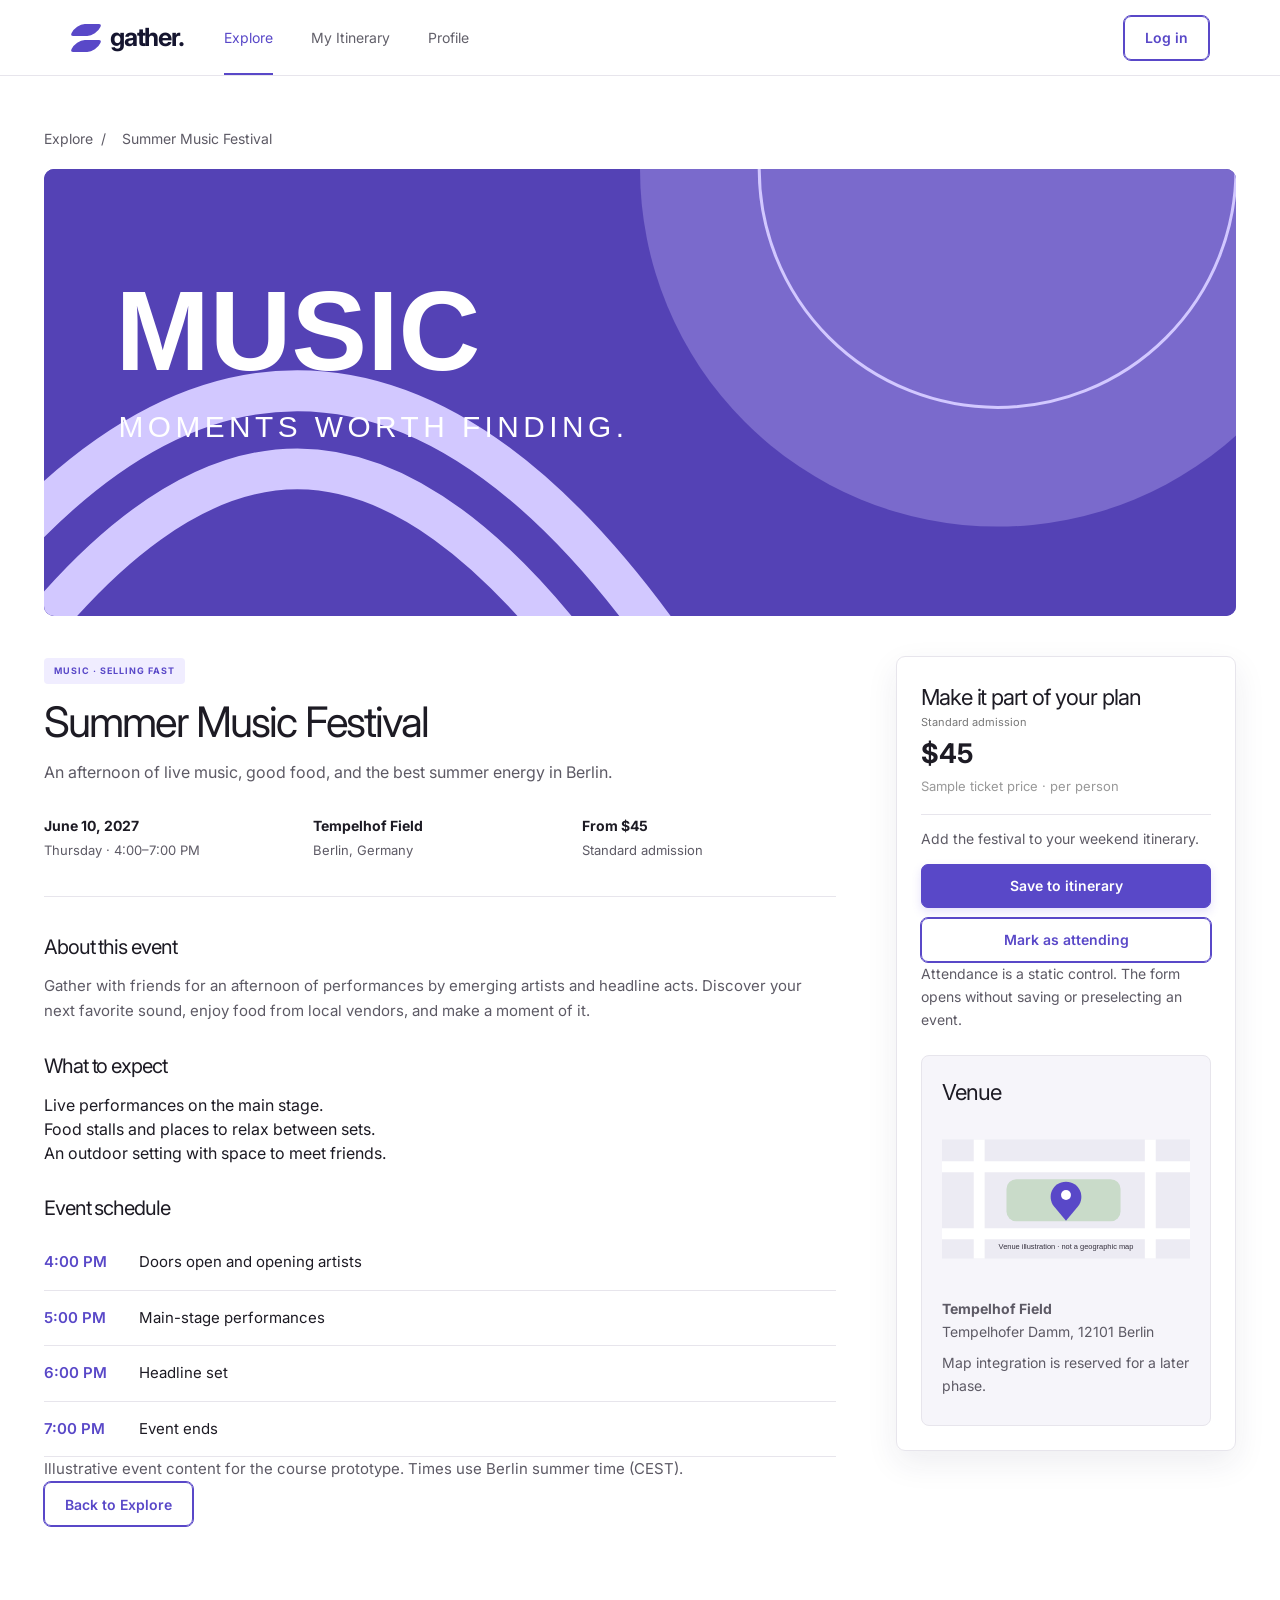
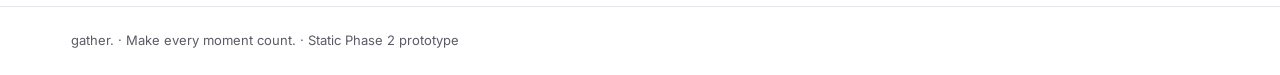
<file: frontend/event-details.html>
<!doctype html>
<html lang="en">
<head>
  <meta charset="UTF-8">
  <meta name="viewport" content="width=device-width, initial-scale=1.0">
  <meta name="description" content="Discover Berlin events and plan a weekend with gather.">
  <title>Summer Music Festival — gather.</title>
  <link rel="icon" href="public/favicon.svg" type="image/svg+xml">
  <!-- Existing compiled Tailwind stylesheet supplied by the team. -->
  <link rel="stylesheet" href="styles.css">
  <!-- Page-scoped additions: no overwrite of the shared stylesheet. -->
  <link rel="stylesheet" href="styles/explore-details.css">
</head>
<body class="explore-details">
  <a class="skip-link" href="#main-content">Skip to main content</a>
  <div class="screen">
<!-- Shared visual language: reuse the team's existing header and button classes. -->
<header class="header flex items-center">
  <a class="logo-button" href="index.html" aria-label="gather. home">
    <span class="logo"><span class="logo-mark" aria-hidden="true"><i></i><b></b></span><strong>gather.</strong></span>
  </a>
  <nav aria-label="Primary navigation">
    <a class="active" href="explore.html" >Explore</a>
    <a href="itinerary.html">My Itinerary</a>
    <a href="profile.html">Profile</a>
  </nav>
  <div class="head-actions flex items-center"><a class="btn outline inline-flex items-center justify-center" href="login.html">Log in</a></div>
</header>
  <main id="main-content" class="details-page">
    <nav class="breadcrumbs" aria-label="Breadcrumb"><a href="explore.html">Explore</a><span aria-hidden="true">/</span><span aria-current="page">Summer Music Festival</span></nav>
    <div class="details-hero"><img src="public/explore/event-0.svg" alt="Music poster for Gather Berlin 2027" width="800" height="500"></div>
    <div class="details-grid">
      <article class="details-content">
        <span class="pill">MUSIC · SELLING FAST</span>
        <h1>Summer Music Festival</h1>
        <p class="lead">An afternoon of live music, good food, and the best summer energy in Berlin.</p>
        <!-- Keep these values consistent with the team's itinerary page. -->
        <div class="meta-row">
          <div><span><b>June 10, 2027</b><small>Thursday · 4:00–7:00 PM</small></span></div>
          <div><span><b>Tempelhof Field</b><small>Berlin, Germany</small></span></div>
          <div><span><b>From $45</b><small>Standard admission</small></span></div>
        </div>
        <hr>
        <h2>About this event</h2>
        <p>Gather with friends for an afternoon of performances by emerging artists and headline acts. Discover your next favorite sound, enjoy food from local vendors, and make a moment of it.</p>
        <h2>What to expect</h2>
        <ul><li>Live performances on the main stage.</li><li>Food stalls and places to relax between sets.</li><li>An outdoor setting with space to meet friends.</li></ul>
        <h2>Event schedule</h2>
        <ol class="ed-agenda">
          <li><time datetime="2027-06-10T16:00:00+02:00">4:00 PM</time><span>Doors open and opening artists</span></li>
          <li><time datetime="2027-06-10T17:00:00+02:00">5:00 PM</time><span>Main-stage performances</span></li>
          <li><time datetime="2027-06-10T18:00:00+02:00">6:00 PM</time><span>Headline set</span></li>
          <li><time datetime="2027-06-10T19:00:00+02:00">7:00 PM</time><span>Event ends</span></li>
        </ol>
        <p class="ed-note">Illustrative event content for the course prototype. Times use Berlin summer time (CEST).</p>
        <a class="btn outline" href="explore.html">Back to Explore</a>
      </article>
      <aside class="booking" aria-labelledby="booking-heading">
        <h2 id="booking-heading">Make it part of your plan</h2>
        <div class="price"><span>Standard admission</span><b>$45</b><small>Sample ticket price · per person</small></div>
        <p>Add the festival to your weekend itinerary.</p>
        <a class="btn primary" href="itinerary-form.html">Save to itinerary</a>
        <button class="btn outline" type="button" aria-describedby="attend-note">Mark as attending</button>
        <p id="attend-note" class="ed-note">Attendance is a static control. The form opens without saving or preselecting an event.</p>
        <section class="ed-venue" aria-labelledby="venue-heading">
          <h2 id="venue-heading">Venue</h2>
          <img class="ed-map" src="public/explore/venue.svg" width="500" height="240" alt="Schematic venue marker, not a geographic map">
          <p><strong>Tempelhof Field</strong><br>Tempelhofer Damm, 12101 Berlin</p>
          <p class="ed-note">Map integration is reserved for a later phase.</p>
        </section>
      </aside>
    </div>
  </main>
    <footer class="ed-footer">gather. · Make every moment count. · Static Phase 2 prototype</footer>
  </div>
</body>
</html>
</file>
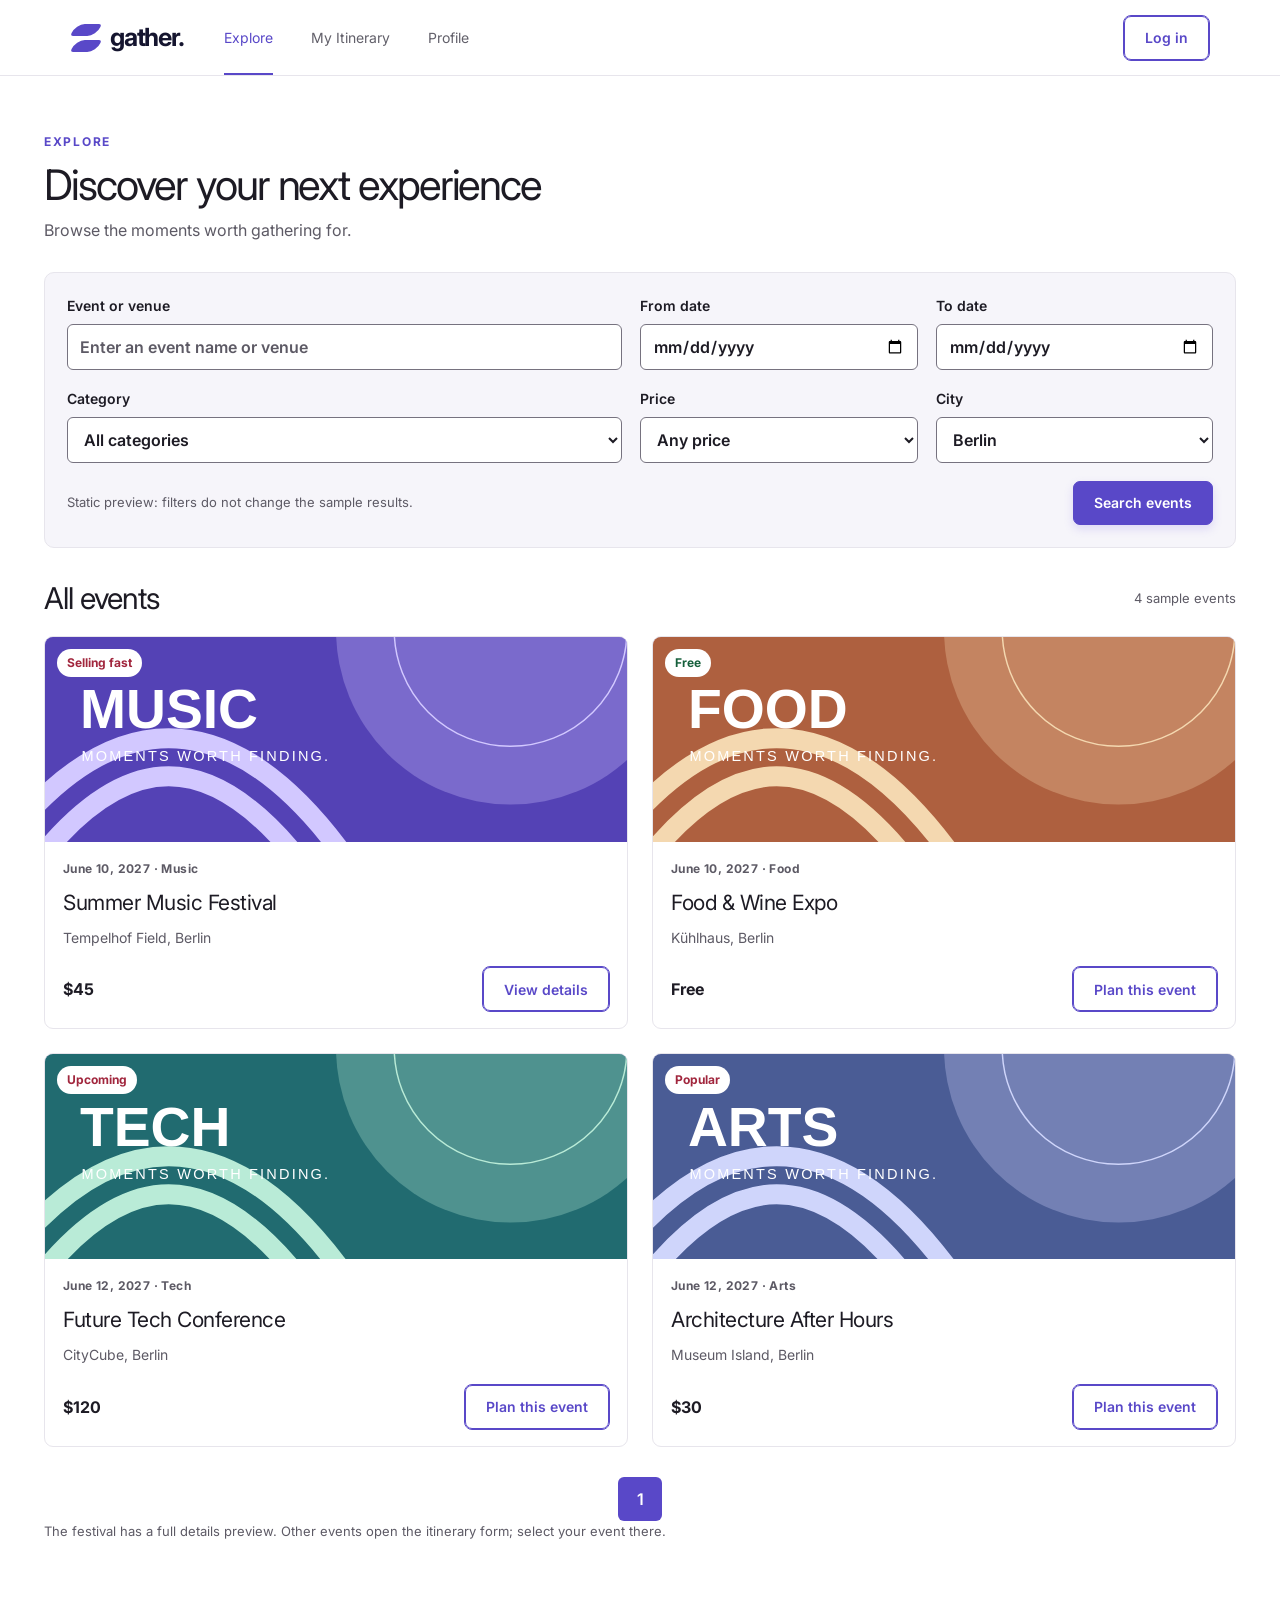
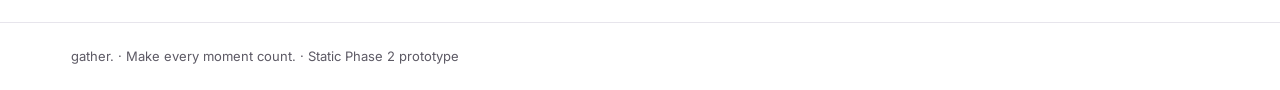
<file: frontend/explore.html>
<!doctype html>
<html lang="en">
  <head>
    <meta charset="UTF-8" />
    <meta name="viewport" content="width=device-width, initial-scale=1.0" />
    <meta
      name="description"
      content="Discover Berlin events and plan a weekend with gather."
    />

    <title>Explore events — gather.</title>

    <link rel="icon" href="public/favicon.svg" type="image/svg+xml" />
    <link rel="stylesheet" href="styles.css" />
    <link rel="stylesheet" href="styles/explore-details.css" />
  </head>

  <body class="explore-details">
    <a class="skip-link" href="#main-content"> Skip to main content </a>

    <div class="screen">
      <!-- Header -->
      <header class="header flex items-center">
        <a class="logo-button" href="index.html" aria-label="gather. home">
          <span class="logo">
            <span class="logo-mark" aria-hidden="true">
              <i></i>
              <b></b>
            </span>
            <strong>gather.</strong>
          </span>
        </a>

        <nav aria-label="Primary navigation">
          <a class="active" href="explore.html" aria-current="page">
            Explore
          </a>
          <a href="itinerary.html">My Itinerary</a>
          <a href="profile.html">Profile</a>
        </nav>

        <div class="head-actions flex items-center">
          <a
            class="btn outline inline-flex items-center justify-center"
            href="login.html"
          >
            Log in
          </a>
        </div>
      </header>

      <main id="main-content" class="explore-page">
        <!-- Page title -->
        <div class="explore-title ed-intro">
          <div>
            <span class="kicker">EXPLORE</span>
            <h1>Discover your next experience</h1>
            <p>Browse the moments worth gathering for.</p>
          </div>
        </div>

        <!-- Static search and filter interface -->
        <form
          class="ed-filter-panel"
          aria-label="Find events"
          aria-describedby="filter-note"
        >
          <div class="ed-filter-grid">
            <label class="ed-field ed-search" for="keyword">
              Event or venue
              <input
                id="keyword"
                name="keyword"
                type="search"
                placeholder="Enter an event name or venue"
              />
            </label>

            <label class="ed-field" for="start-date">
              From date
              <input id="start-date" name="start-date" type="date" />
            </label>

            <label class="ed-field" for="end-date">
              To date
              <input id="end-date" name="end-date" type="date" />
            </label>

            <label class="ed-field" for="category">
              Category
              <select id="category" name="category">
                <option>All categories</option>
                <option>Music</option>
                <option>Food</option>
                <option>Tech</option>
                <option>Arts</option>
                <option>Sports</option>
              </select>
            </label>

            <label class="ed-field" for="price">
              Price
              <select id="price" name="price">
                <option>Any price</option>
                <option>Free</option>
                <option>Paid</option>
              </select>
            </label>

            <label class="ed-field" for="city">
              City
              <select id="city" name="city">
                <option>Berlin</option>
                <option>All cities</option>
              </select>
            </label>
          </div>

          <div class="ed-filter-footer">
            <p id="filter-note" class="ed-note">
              Static preview: filters do not change the sample results.
            </p>

            <button class="btn primary" type="button">Search events</button>
          </div>
        </form>

        <!-- Event results -->
        <section aria-labelledby="results-heading">
          <div class="results-head">
            <h2 id="results-heading">All events</h2>
            <p class="ed-note">4 sample events</p>
          </div>

          <div class="ed-grid">
            <!-- Event 1 -->
            <article class="event-card">
              <div class="event-image">
                <img
                  src="public/explore/event-0.svg"
                  alt=""
                  width="800"
                  height="500"
                />
                <span class="badge">Selling fast</span>
              </div>

              <div class="event-info">
                <p class="eyebrow">June 10, 2027 · Music</p>
                <h2>Summer Music Festival</h2>
                <p>Tempelhof Field, Berlin</p>

                <div class="ed-card-bottom">
                  <strong>$45</strong>
                  <a class="btn outline" href="event-details.html">
                    View details
                  </a>
                </div>
              </div>
            </article>

            <!-- Event 2 -->
            <article class="event-card">
              <div class="event-image">
                <img
                  src="public/explore/event-1.svg"
                  alt=""
                  width="800"
                  height="500"
                />
                <span class="badge green">Free</span>
              </div>

              <div class="event-info">
                <p class="eyebrow">June 10, 2027 · Food</p>
                <h2>Food &amp; Wine Expo</h2>
                <p>Kühlhaus, Berlin</p>

                <div class="ed-card-bottom">
                  <strong>Free</strong>
                  <a class="btn outline" href="itinerary-form.html">
                    Plan this event
                  </a>
                </div>
              </div>
            </article>

            <!-- Event 3 -->
            <article class="event-card">
              <div class="event-image">
                <img
                  src="public/explore/event-2.svg"
                  alt=""
                  width="800"
                  height="500"
                />
                <span class="badge">Upcoming</span>
              </div>

              <div class="event-info">
                <p class="eyebrow">June 12, 2027 · Tech</p>
                <h2>Future Tech Conference</h2>
                <p>CityCube, Berlin</p>

                <div class="ed-card-bottom">
                  <strong>$120</strong>
                  <a class="btn outline" href="itinerary-form.html">
                    Plan this event
                  </a>
                </div>
              </div>
            </article>

            <!-- Event 4 -->
            <article class="event-card">
              <div class="event-image">
                <img
                  src="public/explore/event-3.svg"
                  alt=""
                  width="800"
                  height="500"
                />
                <span class="badge">Popular</span>
              </div>

              <div class="event-info">
                <p class="eyebrow">June 12, 2027 · Arts</p>
                <h2>Architecture After Hours</h2>
                <p>Museum Island, Berlin</p>

                <div class="ed-card-bottom">
                  <strong>$30</strong>
                  <a class="btn outline" href="itinerary-form.html">
                    Plan this event
                  </a>
                </div>
              </div>
            </article>
          </div>

          <!-- One page of sample results -->
          <nav class="pagination" aria-label="Event result pages">
            <span
              class="ed-page-number"
              aria-current="page"
              aria-label="Page 1"
            >
              1
            </span>
          </nav>

          <p class="ed-note">
            The festival has a full details preview. Other events open the
            itinerary form; select your event there.
          </p>
        </section>
      </main>

      <footer class="ed-footer">
        gather. · Make every moment count. · Static Phase 2 prototype
      </footer>
    </div>
  </body>
</html>
</file>
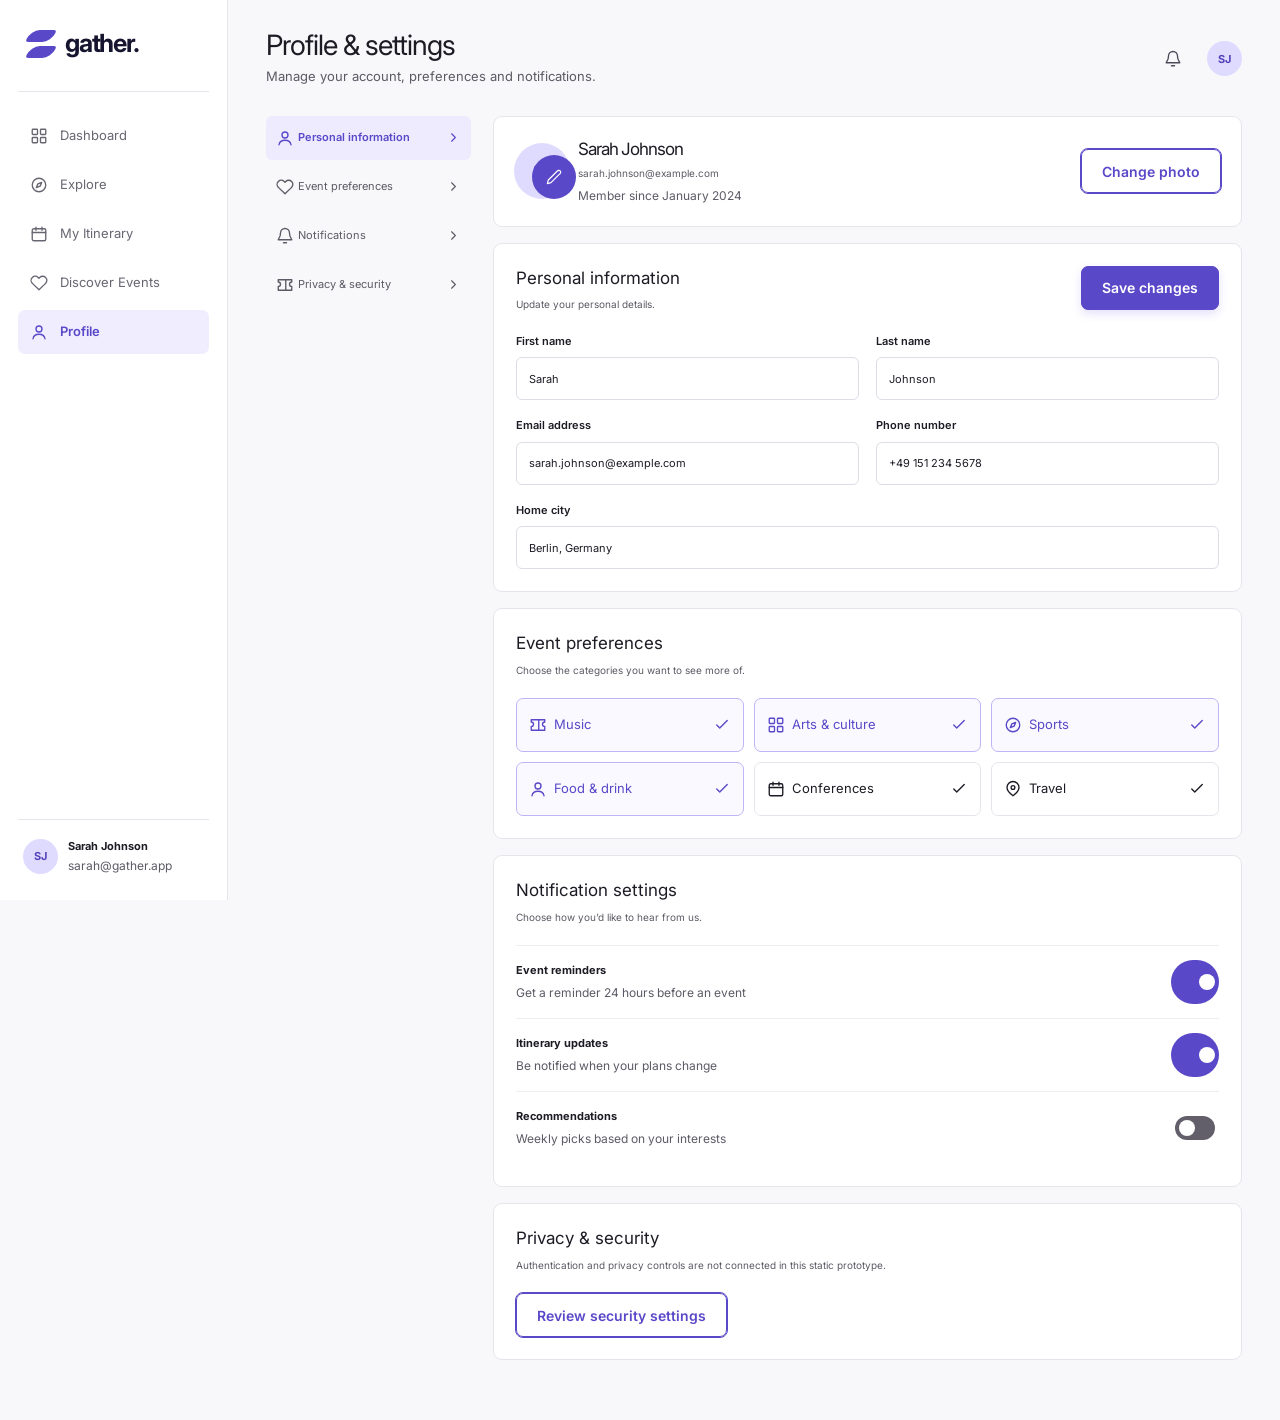
<file: frontend/profile.html>
<!doctype html>
<html lang="en">
  <head>
    <meta charset="UTF-8">
    <meta name="viewport" content="width=device-width, initial-scale=1.0">
    <meta name="description" content="Update event preferences, notification settings and personal details in gather.">
    <title>Profile & Settings — gather.</title>
    <link rel="icon" href="public/favicon.svg" type="image/svg+xml">
    <link rel="stylesheet" href="styles.css">
  </head>
  <body>
  <a class="skip-link" href="#main-content">Skip to main content</a>
    <div class="app-shell">
      <aside class="sidebar">
        <div class="logo"><span class="logo-mark"><i></i><b></b></span><strong>gather.</strong>
        </div>
        <nav aria-label="Primary navigation" class="side-nav"><a class="" href="dashboard.html"><svg class="icon" aria-hidden="true" focusable="false" width="18" height="18" viewBox="0 0 24 24" fill="none" stroke="currentColor" stroke-width="1.8" stroke-linecap="round" stroke-linejoin="round"><rect x="3" y="3" width="7" height="7" rx="1"/><rect x="14" y="3" width="7" height="7" rx="1"/><rect x="3" y="14" width="7" height="7" rx="1"/><rect x="14" y="14" width="7" height="7" rx="1"/></svg>Dashboard</a><a class="" href="explore.html"><svg class="icon" aria-hidden="true" focusable="false" width="18" height="18" viewBox="0 0 24 24" fill="none" stroke="currentColor" stroke-width="1.8" stroke-linecap="round" stroke-linejoin="round"><circle cx="12" cy="12" r="9"/><path d="m15.5 8.5-2 5-5 2 2-5 5-2Z"/></svg>Explore</a><a class="" href="itinerary.html"><svg class="icon" aria-hidden="true" focusable="false" width="18" height="18" viewBox="0 0 24 24" fill="none" stroke="currentColor" stroke-width="1.8" stroke-linecap="round" stroke-linejoin="round"><rect x="3" y="5" width="18" height="16" rx="2"/><path d="M8 3v4M16 3v4M3 10h18"/></svg>My Itinerary</a><a class="" href="explore.html"><svg class="icon" aria-hidden="true" focusable="false" width="18" height="18" viewBox="0 0 24 24" fill="none" stroke="currentColor" stroke-width="1.8" stroke-linecap="round" stroke-linejoin="round"><path d="M20.8 4.6a5.5 5.5 0 0 0-7.8 0L12 5.7l-1.1-1.1a5.5 5.5 0 0 0-7.8 7.8l1.1 1.1L12 21l7.8-7.5 1.1-1.1a5.5 5.5 0 0 0-.1-7.8Z"/></svg>Discover Events</a><a class="active" href="profile.html" aria-current="page"><svg class="icon" aria-hidden="true" focusable="false" width="18" height="18" viewBox="0 0 24 24" fill="none" stroke="currentColor" stroke-width="1.8" stroke-linecap="round" stroke-linejoin="round"><circle cx="12" cy="8" r="4"/><path d="M4 21c.7-4 3.3-6 8-6s7.3 2 8 6"/></svg>Profile</a>
        </nav>
        <div class="side-profile">
          <div class="avatar">SJ
        
          </div>
          <div><b>Sarah Johnson</b><small>sarah@gather.app</small>
          </div>
        </div>
      </aside>
      <main id="main-content" class="app-main profile-main">
        <div class="app-head">
          <div>
            <h1>Profile & settings
          
            </h1>
            <p>Manage your account, preferences and notifications.
          
            </p>
          </div>
          <div class="head-actions flex items-center"><button class="icon-btn" type="button" aria-label="Notifications"><svg class="icon" aria-hidden="true" focusable="false" width="18" height="18" viewBox="0 0 24 24" fill="none" stroke="currentColor" stroke-width="1.8" stroke-linecap="round" stroke-linejoin="round"><path d="M18 8a6 6 0 0 0-12 0c0 7-3 7-3 9h18c0-2-3-2-3-9"/><path d="M10 21h4"/></svg></button>
            <div class="avatar">SJ
          
            </div>
          </div>
        </div>
        <div class="settings-grid">
          <nav aria-label="Profile settings" class="settings-nav"><a class="active" href="#settings-0" aria-current="location"><svg class="icon" aria-hidden="true" focusable="false" width="18" height="18" viewBox="0 0 24 24" fill="none" stroke="currentColor" stroke-width="1.8" stroke-linecap="round" stroke-linejoin="round"><circle cx="12" cy="8" r="4"/><path d="M4 21c.7-4 3.3-6 8-6s7.3 2 8 6"/></svg>Personal information<svg class="icon" aria-hidden="true" focusable="false" width="15" height="15" viewBox="0 0 24 24" fill="none" stroke="currentColor" stroke-width="1.8" stroke-linecap="round" stroke-linejoin="round"><path d="m9 18 6-6-6-6"/></svg></a><a href="#settings-1"><svg class="icon" aria-hidden="true" focusable="false" width="18" height="18" viewBox="0 0 24 24" fill="none" stroke="currentColor" stroke-width="1.8" stroke-linecap="round" stroke-linejoin="round"><path d="M20.8 4.6a5.5 5.5 0 0 0-7.8 0L12 5.7l-1.1-1.1a5.5 5.5 0 0 0-7.8 7.8l1.1 1.1L12 21l7.8-7.5 1.1-1.1a5.5 5.5 0 0 0-.1-7.8Z"/></svg>Event preferences<svg class="icon" aria-hidden="true" focusable="false" width="15" height="15" viewBox="0 0 24 24" fill="none" stroke="currentColor" stroke-width="1.8" stroke-linecap="round" stroke-linejoin="round"><path d="m9 18 6-6-6-6"/></svg></a><a href="#settings-2"><svg class="icon" aria-hidden="true" focusable="false" width="18" height="18" viewBox="0 0 24 24" fill="none" stroke="currentColor" stroke-width="1.8" stroke-linecap="round" stroke-linejoin="round"><path d="M18 8a6 6 0 0 0-12 0c0 7-3 7-3 9h18c0-2-3-2-3-9"/><path d="M10 21h4"/></svg>Notifications<svg class="icon" aria-hidden="true" focusable="false" width="15" height="15" viewBox="0 0 24 24" fill="none" stroke="currentColor" stroke-width="1.8" stroke-linecap="round" stroke-linejoin="round"><path d="m9 18 6-6-6-6"/></svg></a><a href="#settings-3"><svg class="icon" aria-hidden="true" focusable="false" width="18" height="18" viewBox="0 0 24 24" fill="none" stroke="currentColor" stroke-width="1.8" stroke-linecap="round" stroke-linejoin="round"><path d="M3 8V5h18v3a3 3 0 0 0 0 6v5H3v-5a3 3 0 0 0 0-6Z"/><path d="M13 5v14"/></svg>Privacy & security<svg class="icon" aria-hidden="true" focusable="false" width="15" height="15" viewBox="0 0 24 24" fill="none" stroke="currentColor" stroke-width="1.8" stroke-linecap="round" stroke-linejoin="round"><path d="m9 18 6-6-6-6"/></svg></a>
          </nav>
        <div class="settings-content">
            <section class="panel profile-card">
              <div class="profile-photo">
                <div class="avatar large">SJ
              
                </div><button type="button" aria-label="Edit profile photo"><svg class="icon" aria-hidden="true" focusable="false" width="16" height="16" viewBox="0 0 24 24" fill="none" stroke="currentColor" stroke-width="1.8" stroke-linecap="round" stroke-linejoin="round"><path d="M17 3a2.85 2.83 0 1 1 4 4L7.5 20.5 2 22l1.5-5.5Z"/></svg></button>
              </div>
              <div>
                <h2>Sarah Johnson
              
                </h2>
                <p>sarah.johnson@example.com
              
                </p><span>Member since January 2024</span>
              </div><button class="btn outline inline-flex items-center justify-center" type="button">Change photo</button>
            </section>
            <form id="settings-0" class="panel setting-section">
              <div class="setting-title">
                <div>
                  <h3>Personal information
                
                  </h3>
                  <p>Update your personal details.
                
                  </p>
                </div><button class="btn primary inline-flex items-center justify-center" type="button">Save changes</button>
              </div>
              <div class="two-fields"><label class="field"><span>First name</span><input autocomplete="given-name" value="Sarah"></label><label class="field"><span>Last name</span><input autocomplete="family-name" value="Johnson"></label><label class="field"><span>Email address</span><input type="email" autocomplete="email" value="sarah.johnson@example.com"></label><label class="field"><span>Phone number</span><input type="tel" autocomplete="tel" value="+49 151 234 5678"></label>
              </div><label class="field"><span>Home city</span><input autocomplete="address-level2" value="Berlin, Germany"></label>
            </form>
            <section id="settings-1" class="panel setting-section">
              <div class="setting-title">
                <div>
                  <h3>Event preferences
                
                  </h3>
                  <p>Choose the categories you want to see more of.
                
                  </p>
                </div>
              </div>
              <div class="preference-grid"><button type="button" class="selected" aria-pressed="true"><svg class="icon" aria-hidden="true" focusable="false" width="18" height="18" viewBox="0 0 24 24" fill="none" stroke="currentColor" stroke-width="1.8" stroke-linecap="round" stroke-linejoin="round"><path d="M3 8V5h18v3a3 3 0 0 0 0 6v5H3v-5a3 3 0 0 0 0-6Z"/><path d="M13 5v14"/></svg><span>Music</span><svg class="icon" aria-hidden="true" focusable="false" width="18" height="18" viewBox="0 0 24 24" fill="none" stroke="currentColor" stroke-width="1.8" stroke-linecap="round" stroke-linejoin="round"><path d="m5 12 4 4L19 6"/></svg></button><button type="button" class="selected" aria-pressed="true"><svg class="icon" aria-hidden="true" focusable="false" width="18" height="18" viewBox="0 0 24 24" fill="none" stroke="currentColor" stroke-width="1.8" stroke-linecap="round" stroke-linejoin="round"><rect x="3" y="3" width="7" height="7" rx="1"/><rect x="14" y="3" width="7" height="7" rx="1"/><rect x="3" y="14" width="7" height="7" rx="1"/><rect x="14" y="14" width="7" height="7" rx="1"/></svg><span>Arts & culture</span><svg class="icon" aria-hidden="true" focusable="false" width="18" height="18" viewBox="0 0 24 24" fill="none" stroke="currentColor" stroke-width="1.8" stroke-linecap="round" stroke-linejoin="round"><path d="m5 12 4 4L19 6"/></svg></button><button type="button" class="selected" aria-pressed="true"><svg class="icon" aria-hidden="true" focusable="false" width="18" height="18" viewBox="0 0 24 24" fill="none" stroke="currentColor" stroke-width="1.8" stroke-linecap="round" stroke-linejoin="round"><circle cx="12" cy="12" r="9"/><path d="m15.5 8.5-2 5-5 2 2-5 5-2Z"/></svg><span>Sports</span><svg class="icon" aria-hidden="true" focusable="false" width="18" height="18" viewBox="0 0 24 24" fill="none" stroke="currentColor" stroke-width="1.8" stroke-linecap="round" stroke-linejoin="round"><path d="m5 12 4 4L19 6"/></svg></button><button type="button" class="selected" aria-pressed="true"><svg class="icon" aria-hidden="true" focusable="false" width="18" height="18" viewBox="0 0 24 24" fill="none" stroke="currentColor" stroke-width="1.8" stroke-linecap="round" stroke-linejoin="round"><circle cx="12" cy="8" r="4"/><path d="M4 21c.7-4 3.3-6 8-6s7.3 2 8 6"/></svg><span>Food & drink</span><svg class="icon" aria-hidden="true" focusable="false" width="18" height="18" viewBox="0 0 24 24" fill="none" stroke="currentColor" stroke-width="1.8" stroke-linecap="round" stroke-linejoin="round"><path d="m5 12 4 4L19 6"/></svg></button><button type="button" aria-pressed="false"><svg class="icon" aria-hidden="true" focusable="false" width="18" height="18" viewBox="0 0 24 24" fill="none" stroke="currentColor" stroke-width="1.8" stroke-linecap="round" stroke-linejoin="round"><rect x="3" y="5" width="18" height="16" rx="2"/><path d="M8 3v4M16 3v4M3 10h18"/></svg><span>Conferences</span><svg class="icon" aria-hidden="true" focusable="false" width="18" height="18" viewBox="0 0 24 24" fill="none" stroke="currentColor" stroke-width="1.8" stroke-linecap="round" stroke-linejoin="round"><path d="m5 12 4 4L19 6"/></svg></button><button type="button" aria-pressed="false"><svg class="icon" aria-hidden="true" focusable="false" width="18" height="18" viewBox="0 0 24 24" fill="none" stroke="currentColor" stroke-width="1.8" stroke-linecap="round" stroke-linejoin="round"><path d="M20 10c0 5-8 11-8 11S4 15 4 10a8 8 0 1 1 16 0Z"/><circle cx="12" cy="10" r="2.5"/></svg><span>Travel</span><svg class="icon" aria-hidden="true" focusable="false" width="18" height="18" viewBox="0 0 24 24" fill="none" stroke="currentColor" stroke-width="1.8" stroke-linecap="round" stroke-linejoin="round"><path d="m5 12 4 4L19 6"/></svg></button>
              </div>
            </section>
            <section id="settings-2" class="panel setting-section">
              <div class="setting-title">
                <div>
                  <h3>Notification settings
                
                  </h3>
                  <p>Choose how you’d like to hear from us.
                
                  </p>
                </div>
              </div>
              <div class="notification">
                <div><b>Event reminders</b><span>Get a reminder 24 hours before an event</span>
                </div><button class="toggle on" type="button" aria-label="Event reminders" aria-pressed="true"><i></i></button>
              </div>
              <div class="notification">
                <div><b>Itinerary updates</b><span>Be notified when your plans change</span>
                </div><button class="toggle on" type="button" aria-label="Itinerary updates" aria-pressed="true"><i></i></button>
              </div>
              <div class="notification">
                <div><b>Recommendations</b><span>Weekly picks based on your interests</span>
                </div><button class="toggle" type="button" aria-label="Recommendations" aria-pressed="false"><i></i></button>
              </div>
            </section>
            <section id="settings-3" class="panel setting-section">
              <div class="setting-title">
                <div>
                  <h3>Privacy & security
                
                  </h3>
                  <p>Authentication and privacy controls are not connected in this static prototype.
                
                  </p>
                </div>
              </div><button class="btn outline inline-flex items-center justify-center" type="button">Review security settings</button>
            </section>
          </div>
        </div>
      </main>
    </div>
  </body>
</html>
</file>
<file: frontend/styles/explore-details.css>
/* Only these two pages use this stylesheet. The team's styles.css is unchanged. */
.explore-details { overflow-x: visible; }
.explore-details .header { gap:40px; }
.explore-details .header nav a { justify-content:center; }
.explore-details .ed-intro { margin-bottom:26px; }
.explore-details .ed-filter-panel { padding:22px; background:#f6f5fa; border:1px solid var(--line); border-radius:10px; margin:28px 0; }
.explore-details .ed-filter-grid { display:grid; grid-template-columns:2fr 1fr 1fr; gap:18px; }
.explore-details .ed-field { display:flex; flex-direction:column; gap:8px; font-size:14px; font-weight:600; min-width:0; }
.explore-details input,.explore-details select { width:100%; min-width:0; min-height:46px; padding:10px 12px; color:#1d1b24; background:#fff; border:1px solid #76727f; border-radius:6px; font-size:16px; }
.explore-details .ed-filter-footer { display:flex; align-items:center; justify-content:space-between; flex-wrap:wrap; gap:14px; margin-top:18px; }
.explore-details .ed-note { font-size:13px; color:var(--muted); margin:0; }
.explore-details .ed-grid { display:grid; grid-template-columns:repeat(2,minmax(0,1fr)); gap:24px; }
.explore-details .event-card { cursor:default; }
.explore-details .event-info h2 { font-size:21px; letter-spacing:-.5px; margin:8px 0; }
.explore-details .event-info h2 a { color:inherit; }
.explore-details .event-info p { font-size:14px; }
.explore-details .event-info .eyebrow { font-size:12px; }
.explore-details .ed-card-bottom { display:flex; flex-wrap:wrap; gap:12px; align-items:center; justify-content:space-between; margin-top:18px; }
.explore-details .ed-card-bottom a { text-decoration:none; }
.explore-details .event-image img { object-position:center; }
.explore-details .ed-page-number { width:44px; min-height:44px; display:grid; place-items:center; border-radius:6px; background:var(--indigo); color:#fff; font-weight:600; }
.explore-details .ed-footer { border-top:1px solid var(--line); padding:24px 5.55%; font-size:13px; color:var(--muted); }
.explore-details .breadcrumbs { white-space:normal; font-size:14px; }
.explore-details .details-hero { height:auto; aspect-ratio:16 / 6; background:#5442b5; }
.explore-details .details-hero::after { display:none; }
.explore-details .details-hero img { object-position:center; }
.explore-details .meta-row { grid-template-columns:repeat(3,minmax(0,1fr)); }
.explore-details .meta-row b { font-size:14px; }
.explore-details .meta-row small { font-size:13px; }
.explore-details .details-content > p:not(.lead) { font-size:15px; }
.explore-details .booking { position:static; }
.explore-details .booking h2 { font-size:22px; }
.explore-details .booking > p { font-size:14px; }
.explore-details .booking .price small { font-size:13px; }
.explore-details .ed-agenda { padding:0; list-style:none; }
.explore-details .ed-agenda li { padding:16px 0; border-bottom:1px solid var(--line); display:flex; gap:20px; font-size:15px; }
.explore-details .ed-agenda time { min-width:75px; color:var(--indigo); font-weight:600; }
.explore-details .ed-venue { margin-top:24px; border:1px solid var(--line); background:#f6f5fa; padding:20px; border-radius:8px; }
.explore-details .ed-venue p { font-size:14px; margin:8px 0; }
.explore-details .ed-map { width:100%; height:180px; border:0; border-radius:8px; display:block; }
@media(max-width:900px) {
 .explore-details .ed-filter-grid { grid-template-columns:repeat(2,minmax(0,1fr)); }
 .explore-details .ed-search { grid-column:1/-1; }
 .explore-details .details-grid { grid-template-columns:minmax(0,1fr); gap:28px; }
 .explore-details .booking { max-width:none; }
}
@media(max-width:640px) {
 .explore-details .ed-filter-panel { padding:16px; }
 .explore-details .ed-filter-grid,.explore-details .ed-grid { grid-template-columns:1fr; }
 .explore-details .ed-filter-footer .btn { width:100%; }
 .explore-details .meta-row { grid-template-columns:1fr; gap:18px; }
 .explore-details .details-hero { aspect-ratio:8 / 5; }
 .explore-details .booking { order:0; }
 .explore-details .header { gap:12px; }
 .explore-details .ed-footer { padding-bottom:100px; }
 .explore-details .header nav a { font-size:12px; }
 .explore-details .details-content h1 { font-size:32px; }
}
@media(prefers-reduced-motion:reduce) {
 .explore-details .btn,.explore-details .event-card { transition:none; }
 .explore-details .btn:hover,.explore-details .event-card:hover { transform:none; }
}
</file>
<file: frontend/styles.css>
/*! tailwindcss v4.3.3 | MIT License | https://tailwindcss.com */
@import "https://fonts.googleapis.com/css2?family=Inter:wght@400;500;600;700&display=swap";@layer properties{@supports (((-webkit-hyphens:none)) and (not (margin-trim:inline))) or ((-moz-orient:inline) and (not (color:rgb(from red r g b)))){*,:before,:after,::backdrop{--tw-outline-style:solid}}}@layer theme{:root,:host{--font-sans:-apple-system, BlinkMacSystemFont, "Segoe UI", Roboto, "Helvetica Neue", "Noto Sans", Arial, sans-serif, "Apple Color Emoji", "Segoe UI Emoji", "Segoe UI Symbol", "Noto Color Emoji";--font-mono:ui-monospace, SFMono-Regular, Menlo, Monaco, Consolas, "Liberation Mono", "Courier New", monospace;--container-7xl:80rem;--default-font-family:var(--font-sans);--default-mono-font-family:var(--font-mono)}}@layer base{*,:after,:before,::backdrop{box-sizing:border-box;border:0 solid;margin:0;padding:0}::file-selector-button{box-sizing:border-box;border:0 solid;margin:0;padding:0}html,:host{-webkit-text-size-adjust:100%;tab-size:4;line-height:1.5;font-family:var(--default-font-family,-apple-system, BlinkMacSystemFont, "Segoe UI", Roboto, "Helvetica Neue", "Noto Sans", Arial, sans-serif, "Apple Color Emoji", "Segoe UI Emoji", "Segoe UI Symbol", "Noto Color Emoji");font-feature-settings:var(--default-font-feature-settings,normal);font-variation-settings:var(--default-font-variation-settings,normal);-webkit-tap-highlight-color:transparent}hr{height:0;color:inherit;border-top-width:1px}abbr:where([title]){-webkit-text-decoration:underline dotted;text-decoration:underline dotted}h1,h2,h3,h4,h5,h6{font-size:inherit;font-weight:inherit}a{color:inherit;-webkit-text-decoration:inherit;-webkit-text-decoration:inherit;-webkit-text-decoration:inherit;text-decoration:inherit}b,strong{font-weight:bolder}code,kbd,samp,pre{font-family:var(--default-mono-font-family,ui-monospace, SFMono-Regular, Menlo, Monaco, Consolas, "Liberation Mono", "Courier New", monospace);font-feature-settings:var(--default-mono-font-feature-settings,normal);font-variation-settings:var(--default-mono-font-variation-settings,normal);font-size:1em}small{font-size:80%}sub,sup{vertical-align:baseline;font-size:75%;line-height:0;position:relative}sub{bottom:-.25em}sup{top:-.5em}table{text-indent:0;border-color:inherit;border-collapse:collapse}:-moz-focusring:where(:not(iframe)){outline:auto}progress{vertical-align:baseline}summary{display:list-item}ol,ul,menu{list-style:none}img,svg,video,canvas,audio,iframe,embed,object{vertical-align:middle;display:block}img,video{max-width:100%;height:auto}button,input,select,optgroup,textarea{font:inherit;font-feature-settings:inherit;font-variation-settings:inherit;letter-spacing:inherit;color:inherit;opacity:1;background-color:#0000;border-radius:0}::file-selector-button{font:inherit;font-feature-settings:inherit;font-variation-settings:inherit;letter-spacing:inherit;color:inherit;opacity:1;background-color:#0000;border-radius:0}:where(select:is([multiple],[size])) optgroup{font-weight:bolder}:where(select:is([multiple],[size])) optgroup option{padding-inline-start:20px}::file-selector-button{margin-inline-end:4px}::placeholder{opacity:1}@supports (not ((-webkit-appearance:-apple-pay-button))) or (contain-intrinsic-size:1px){::placeholder{color:currentColor}@supports (color:color-mix(in lab, red, red)){::placeholder{color:color-mix(in oklab, currentcolor 50%, transparent)}}}textarea{resize:vertical}::-webkit-search-decoration{-webkit-appearance:none}::-webkit-date-and-time-value{min-height:1lh;text-align:inherit}::-webkit-datetime-edit{display:inline-flex}::-webkit-datetime-edit-fields-wrapper{padding:0}::-webkit-datetime-edit{padding-block:0}::-webkit-datetime-edit-year-field{padding-block:0}::-webkit-datetime-edit-month-field{padding-block:0}::-webkit-datetime-edit-day-field{padding-block:0}::-webkit-datetime-edit-hour-field{padding-block:0}::-webkit-datetime-edit-minute-field{padding-block:0}::-webkit-datetime-edit-second-field{padding-block:0}::-webkit-datetime-edit-millisecond-field{padding-block:0}::-webkit-datetime-edit-meridiem-field{padding-block:0}::-webkit-calendar-picker-indicator{line-height:1}:-moz-ui-invalid{box-shadow:none}button,input:where([type=button],[type=reset],[type=submit]){appearance:button}::file-selector-button{appearance:button}::-webkit-inner-spin-button{height:auto}::-webkit-outer-spin-button{height:auto}[hidden]:where(:not([hidden=until-found])){display:none!important}}@layer components;@layer utilities{.sr-only{clip-path:inset(50%);white-space:nowrap;border-width:0;width:1px;height:1px;margin:-1px;padding:0;position:absolute;overflow:hidden}.static{position:static}.flex{display:flex}.inline-flex{display:inline-flex}.table{display:table}.items-center{align-items:center}.justify-center{justify-content:center}.outline{outline-style:var(--tw-outline-style);outline-width:1px}}:root{color:#171717;font-synthesis:none;--indigo:#6d5ae6;--ink:#171717;--muted:#6f6d7a;--soft:#f3f2ef;--line:#e7e5ec;--white:#fff;--shadow:0 12px 32px #26204c14;background:#fff;font-family:Inter,Arial,sans-serif}*{box-sizing:border-box}body{background:#fff;min-width:320px;margin:0;overflow-x:hidden}button,input,select,textarea{font:inherit}button{cursor:pointer}.screen{background:#fff;min-height:100vh}.soft-bg{background:#f8f8fa}.icon{flex:none;display:inline-block}.header{border-bottom:1px solid var(--line);z-index:5;background:#fffffffa;align-items:center;gap:64px;height:76px;padding:0 5.55%;display:flex;position:relative}.logo-button{background:0 0;border:0;padding:0}.logo{color:#15152f;align-items:center;gap:10px;display:flex}.logo strong{letter-spacing:-1.2px;font-size:25px}.logo-mark{width:29px;height:32px;display:inline-block;position:relative}.logo-mark i,.logo-mark b{background:var(--indigo);border-radius:9px 3px;display:block;position:absolute;transform:skew(-25deg)}.logo-mark i{width:26px;height:12px;top:2px;left:2px}.logo-mark b{width:26px;height:12px;bottom:2px;left:2px}.header nav{align-items:center;gap:38px;height:100%;display:flex}.header nav button{color:#62606a;background:0 0;border:0;height:100%;font-size:14px;position:relative}.header nav button.active,.header nav button:hover{color:var(--indigo)}.header nav button.active:after{content:"";background:var(--indigo);height:2px;position:absolute;bottom:0;left:0;right:0}.head-actions{align-items:center;gap:12px;margin-left:auto;display:flex}.icon-btn{color:#4c4a58;background:0 0;border:0;padding:8px}.btn{border:1px solid var(--indigo);border-radius:7px;justify-content:center;align-items:center;gap:8px;height:44px;padding:0 20px;font-size:14px;font-weight:600;transition:all .2s;display:inline-flex}.btn.primary{color:#fff;background:var(--indigo);box-shadow:0 4px 10px #6d5ae62e}.btn.outline{color:var(--indigo);background:#fff}.btn.soft{color:var(--indigo);background:#f0edff;border-color:#0000}.btn:hover{transform:translateY(-1px);box-shadow:0 7px 16px #3e318f26}.kicker{letter-spacing:1.7px;color:var(--indigo);font-size:11px;font-weight:700}h1,h2,h3,p{margin-top:0}h1{letter-spacing:-2.1px;font-size:48px;line-height:1.08}h2{letter-spacing:-1.1px;font-size:30px}h3{font-size:17px}p{color:var(--muted);line-height:1.65}.home{max-width:1280px;margin:auto;padding:42px 40px 80px}.hero{background:#f6f5fa;border-radius:12px;grid-template-columns:1.02fr .98fr;height:520px;display:grid;overflow:hidden}.hero-copy{z-index:2;padding:68px 34px 60px 58px;position:relative}.hero-copy h1{margin:14px 0 18px}.hero-copy>p{font-size:16px}.hero-search{color:#777;background:#fff;border:1px solid #dedce6;border-radius:8px;align-items:center;max-width:580px;height:56px;margin-top:32px;padding:5px 5px 5px 15px;display:flex;box-shadow:0 8px 24px #28234912}.hero-search input{border:0;outline:0;flex:1;padding:0 12px}.hero-search .btn{height:44px;padding:0 28px}.trust{color:#74717c;gap:30px;margin-top:26px;font-size:12px;display:flex}.trust span:before{content:"✓";color:var(--indigo);margin-right:6px;font-weight:700}.hero-art{position:relative;overflow:hidden}.hero-art:after{content:"";background:linear-gradient(90deg,#f6f5fa 0,#0000 35%),linear-gradient(#0000 40%,#0f0a2340);position:absolute;inset:0}.hero-art>img{object-fit:cover;width:100%;height:100%}.floating-date{z-index:2;width:62px;height:70px;box-shadow:var(--shadow);background:#fff;border-radius:8px;flex-direction:column;justify-content:center;align-items:center;display:flex;position:absolute;top:28px;right:30px}.floating-date b{font-size:25px}.floating-date span{color:var(--indigo);font-size:10px;font-weight:700}.floating-card{z-index:2;background:#fffffff2;border-radius:8px;gap:4px;padding:17px 20px;display:grid;position:absolute;bottom:28px;left:40px;right:30px}.floating-card span{color:var(--indigo);text-transform:uppercase;letter-spacing:1px;font-size:10px;font-weight:700}.floating-card strong{font-size:16px}.floating-card small{color:#777}.content-section{padding-top:70px}.section-head{justify-content:space-between;align-items:flex-end;margin-bottom:24px;display:flex}.section-head h2{margin:7px 0 0}.section-head>button,.panel-head>button{color:var(--indigo);background:0 0;border:0;align-items:center;gap:4px;font-size:13px;font-weight:600;display:flex}.cards{gap:20px;display:grid}.cards.three{grid-template-columns:repeat(3,1fr)}.cards.two{grid-template-columns:repeat(2,1fr)}.event-card{border:1px solid var(--line);cursor:pointer;background:#fff;border-radius:9px;transition:all .2s;overflow:hidden}.event-card:hover{box-shadow:var(--shadow);transform:translateY(-3px)}.event-image{height:205px;position:relative}.event-image img{object-fit:cover;width:100%;height:100%}.save{color:#333;background:#fff;border:0;border-radius:50%;place-items:center;width:34px;height:34px;display:grid;position:absolute;top:12px;right:12px;box-shadow:0 3px 10px #0002}.badge{color:var(--indigo);background:#efedff;border-radius:20px;align-items:center;padding:5px 10px;font-size:10px;font-weight:700;display:inline-flex}.event-image .badge{color:#eb536a;background:#fff;position:absolute;top:12px;left:12px}.event-info{padding:17px 18px}.event-info .eyebrow{color:var(--indigo);letter-spacing:.4px;margin:0 0 7px;font-size:11px;font-weight:700}.event-info h3{margin:0 0 8px}.event-info p:not(.eyebrow){align-items:center;gap:4px;margin:0 0 10px;font-size:12px;display:flex}.event-info>strong{font-size:13px}.categories{padding-top:68px}.category-row{grid-template-columns:repeat(5,1fr);gap:16px;display:grid}.category-row button{border:1px solid var(--line);background:#fff;border-radius:9px;flex-direction:column;align-items:flex-start;gap:7px;padding:24px;display:flex}.category-row button>span{width:42px;height:42px;color:var(--indigo);background:#f0edff;border-radius:8px;place-items:center;margin-bottom:6px;display:grid}.category-row small{color:#888}.app-shell{background:#f8f8fa;grid-template-columns:228px 1fr;min-height:100vh;display:grid}.sidebar{border-right:1px solid var(--line);background:#fff;flex-direction:column;height:100vh;padding:25px 18px;display:flex;position:sticky;top:0}.sidebar>.logo{border-bottom:1px solid var(--line);padding:0 8px 28px}.side-nav{flex-direction:column;gap:5px;padding-top:22px;display:flex}.side-nav button{color:#686672;text-align:left;background:0 0;border:0;border-radius:7px;align-items:center;gap:12px;height:44px;padding:0 12px;font-size:13px;display:flex}.side-nav button.active{color:var(--indigo);background:#f0edff;font-weight:600}.side-profile{border-top:1px solid var(--line);align-items:center;gap:10px;margin-top:auto;padding:18px 5px 0;display:flex}.side-profile div:last-child{flex-direction:column;gap:3px;font-size:11px;display:flex}.side-profile small{color:#999}.avatar{color:#5142ba;background:#dfdbff;border-radius:50%;place-items:center;width:35px;height:35px;font-size:11px;font-weight:700;display:grid}.app-main{width:100%;max-width:1400px;margin:auto;padding:30px 38px 60px}.app-head{align-items:center;margin-bottom:28px;display:flex}.app-head h1{letter-spacing:-1px;margin:0 0 6px;font-size:28px}.app-head p{margin:0;font-size:13px}.stats{grid-template-columns:repeat(3,1fr);gap:18px;display:grid}.stat,.panel{border:1px solid var(--line);background:#fff;border-radius:9px}.stat{gap:15px;padding:21px;display:flex}.stat-icon{width:42px;height:42px;color:var(--indigo);background:#f0edff;border-radius:8px;place-items:center;display:grid}.stat p{margin:0 0 5px;font-size:12px}.stat h2{margin:0 0 5px;font-size:25px}.stat small{color:#2d9c6b;font-size:10px}.chart-grid{grid-template-columns:1.65fr 1fr;gap:18px;margin-top:18px;display:grid}.chart-panel,.dough-panel{min-height:365px;padding:22px}.panel-head{justify-content:space-between;align-items:flex-start;display:flex}.panel-head h3{margin:0 0 5px}.panel-head p{margin:0;font-size:11px}.panel-head select,.results-head select{border:1px solid var(--line);color:#666;background:#fff;border-radius:6px;padding:7px 11px;font-size:11px}.line-chart{height:260px;margin-top:24px;padding-bottom:25px;position:relative}.grid-lines{background:repeating-linear-gradient(#f0eff4 0 1px,#0000 1px 52px);position:absolute;inset:0 0 25px}.line-chart svg{width:100%;height:210px;position:relative;overflow:visible}.line-chart .area{fill:url(#area)}.line-chart .line{fill:none;stroke:var(--indigo);stroke-width:3px}.line-chart circle{fill:#fff;stroke:var(--indigo);stroke-width:3px}.months{color:#9b99a4;justify-content:space-between;font-size:9px;display:flex}.dough-wrap{justify-content:center;align-items:center;gap:34px;height:265px;display:flex}.dough{background:conic-gradient(#6d5ae6 0 40%,#8d7df0 40% 62%,#45a9a0 62% 80%,#f0b866 80% 92%,#d9d6e8 92%);border-radius:50%;place-items:center;width:150px;height:150px;display:grid}.dough:before{content:"";background:#fff;border-radius:50%;width:92px;height:92px;position:absolute}.dough div{text-align:center;flex-direction:column;display:flex;position:relative}.dough b{font-size:24px}.dough span{color:#888;font-size:10px}.legend{gap:13px;width:120px;display:grid}.legend div{grid-template-columns:10px 1fr auto;align-items:center;gap:7px;font-size:10px;display:grid}.legend i{background:#6d5ae6;border-radius:50%;width:7px;height:7px}.legend .c1{background:#8d7df0}.legend .c2{background:#45a9a0}.legend .c3{background:#f0b866}.legend .c4{background:#d9d6e8}.upcoming{margin-top:18px;padding:22px}.up-row{border-top:1px solid #f0eff3;grid-template-columns:46px 45px 1fr 90px 75px;align-items:center;gap:12px;height:64px;font-size:11px;display:grid}.date-box{border:1px solid var(--line);border-radius:6px;flex-direction:column;justify-content:center;align-items:center;width:38px;height:42px;display:flex}.date-box span{color:var(--indigo);font-size:8px}.up-row img{object-fit:cover;border-radius:6px;width:42px;height:42px}.up-row>div:nth-child(3){flex-direction:column;gap:4px;display:flex}.explore-page,.details-page,.itinerary-page{max-width:1290px;margin:auto;padding:52px 44px 80px}.explore-title{justify-content:space-between;align-items:end;display:flex}.explore-title h1,.itinerary-page h1{margin:10px 0;font-size:42px}.explore-title p{margin:0}.result-count{border-left:1px solid var(--line);flex-direction:column;padding-left:30px;display:flex}.result-count b{font-size:26px}.result-count span{color:#888;font-size:11px}.filter-bar{background:#f6f5f8;border-radius:9px;grid-template-columns:1fr 150px 150px 130px 120px;gap:10px;margin:35px 0;padding:12px;display:grid}.search-wide,.filter-bar>button{border:1px solid var(--line);background:#fff;border-radius:6px;align-items:center;gap:8px;height:44px;padding:0 12px;font-size:12px;display:flex}.search-wide input{border:0;outline:0;width:100%}.filter-bar>button span{margin-left:auto}.explore-layout{grid-template-columns:220px 1fr;gap:35px;display:grid}.filters{border-right:1px solid var(--line);padding-right:25px}.filter-title{justify-content:space-between;display:flex}.filter-title h3{font-size:16px}.filter-title button{color:var(--indigo);background:0 0;border:0;font-size:10px}.filter-group{border-top:1px solid var(--line);padding:20px 0}.filter-group h4{margin:0 0 13px;font-size:12px}.filter-group label{color:#555;grid-template-columns:18px 1fr auto;align-items:center;margin:11px 0;font-size:11px;display:grid}.filter-group input{accent-color:var(--indigo)}.filter-group small{color:#aaa}.results-head{justify-content:space-between;align-items:center;margin-bottom:15px;display:flex}.results-head p{margin:0;font-size:11px}.results .event-image{height:170px}.results .event-info{padding:14px}.pagination{justify-content:center;gap:6px;margin-top:30px;display:flex}.pagination button{border:1px solid var(--line);background:#fff;border-radius:5px;width:34px;height:34px}.pagination button.active{background:var(--indigo);color:#fff}.breadcrumbs,.form-breadcrumb{color:#8b8992;margin-bottom:20px;font-size:11px}.breadcrumbs span,.form-breadcrumb span{margin:0 8px}.details-hero{border-radius:10px;height:430px;position:relative;overflow:hidden}.details-hero>img{object-fit:cover;width:100%;height:100%}.details-hero:after{content:"";background:linear-gradient(#0000 50%,#0005);position:absolute;inset:0}.details-hero .save{z-index:2}.photo-count{z-index:2;background:#fff;border-radius:5px;padding:7px 11px;font-size:10px;position:absolute;bottom:16px;right:16px}.details-grid{grid-template-columns:1fr 340px;gap:60px;margin-top:40px;display:grid}.pill{color:var(--indigo);letter-spacing:1px;background:#f0edff;border-radius:4px;padding:6px 10px;font-size:9px;font-weight:700;display:inline-block}.details-content h1{margin:15px 0;font-size:42px}.lead{max-width:700px;font-size:16px}.meta-row{grid-template-columns:repeat(3,1fr);gap:15px;margin:30px 0;display:grid}.meta-row>div{gap:10px;display:flex}.meta-row .icon{color:var(--indigo)}.meta-row span{flex-direction:column;gap:5px;display:flex}.meta-row b{font-size:12px}.meta-row small{color:#888;font-size:10px}.details-content hr{border:0;border-top:1px solid var(--line);margin:35px 0}.details-content h2{margin:28px 0 12px;font-size:20px}.details-content>p:not(.lead){font-size:13px}.expect{grid-template-columns:1fr 1fr;gap:12px;display:grid}.expect span{gap:8px;font-size:12px;display:flex}.expect .icon{color:var(--indigo)}.booking{border:1px solid var(--line);height:max-content;box-shadow:var(--shadow);border-radius:9px;padding:24px;position:sticky;top:30px}.price{border-bottom:1px solid var(--line);flex-direction:column;margin-bottom:12px;padding-bottom:17px;display:flex}.price span{color:#777;font-size:11px}.price b{margin:3px 0;font-size:27px}.price small{color:#999;font-size:9px}.ticket-type{justify-content:space-between;padding:10px 0;font-size:12px;display:flex}.booking>.btn{width:100%;margin-top:10px}.safe{text-align:center;color:#777;margin:12px;font-size:9px;display:block}.mini-map{background:#efeee9;height:130px;margin:20px 0 12px;position:relative;overflow:hidden}.map-lines{background:repeating-linear-gradient(33deg,#0000 0 28px,#d7d5cc 29px 31px);position:absolute;inset:-30px}.mini-map span{color:var(--indigo);position:absolute;top:44%;left:48%}.booking>p{margin:4px 0;font-size:10px}.text-link{color:var(--indigo);background:0 0;border:0;padding:0;font-size:10px}.page-title-row{justify-content:space-between;align-items:end;margin-bottom:30px;display:flex}.page-title-row>div:last-child{gap:10px;display:flex}.date-range{border:1px solid var(--line);background:#fff;border-radius:7px;align-items:center;gap:8px;height:44px;padding:0 13px;font-size:11px;display:flex}.trip-summary{color:#fff;background:#211b3e;border-radius:9px;grid-template-columns:1.5fr repeat(3,.5fr) .7fr;align-items:center;height:84px;padding:0 24px;display:grid}.trip-summary>div{flex-direction:column;display:flex}.trip-summary span{color:#bcb6dc;font-size:9px}.trip-summary b{font-size:15px}.trip-summary>div:not(:first-child){border-left:1px solid #ffffff25;padding-left:22px}.faces{flex-direction:row!important}.faces i{background:#8d7df0;border:2px solid #211b3e;border-radius:50%;place-items:center;width:29px;height:29px;margin-left:-6px;font-size:8px;font-style:normal;display:grid}.days{grid-template-columns:repeat(3,1fr);gap:20px;margin-top:30px;display:grid}.day{border:1px solid var(--line);border-radius:9px;padding:20px}.day-head{border-bottom:1px solid var(--line);gap:12px;padding-bottom:17px;display:flex}.date-big{flex-direction:column;align-items:center;display:flex}.date-big b{font-size:26px}.date-big span{color:var(--indigo);font-size:9px}.day-head h2{margin:3px 0;font-size:17px}.day-head p{margin:0;font-size:10px}.timeline{padding-top:20px}.timeline-event{grid-template-columns:58px 10px 1fr;padding-bottom:22px;display:grid;position:relative}.timeline-event:not(:last-child):after{content:"";background:#cbc6f2;width:1px;position:absolute;top:12px;bottom:-1px;left:63px}.time{color:#777;padding-top:3px;font-size:9px}.timeline-event>i{background:var(--indigo);z-index:1;border:2px solid #e5e1ff;border-radius:50%;width:8px;height:8px}.schedule-card{background:#f8f8fa;border-radius:7px;grid-column:3;grid-template-columns:34px 1fr 15px;gap:9px;padding:13px;display:grid}.schedule-icon{width:32px;height:32px;color:var(--indigo);background:#ebe8ff;border-radius:6px;place-items:center;display:grid}.schedule-card span{color:var(--indigo);font-size:7px;font-weight:700}.schedule-card h3{margin:4px 0;font-size:11px}.schedule-card p{gap:3px;margin:0;font-size:8px;display:flex}.schedule-card button{background:0 0;border:0;align-self:start}.warning{color:#ce5261;background:#fff0f1;border-radius:4px;grid-column:3;margin-top:5px;padding:7px;font-size:8px}.form-page{max-width:1050px;margin:auto;padding:40px}.form-card{border:1px solid var(--line);background:#fff;border-radius:10px;box-shadow:0 10px 30px #1e193c0a}.form-intro{gap:15px;padding:30px 34px;display:flex}.form-icon{width:48px;height:48px;color:var(--indigo);background:#f0edff;border-radius:8px;place-items:center;display:grid}.form-intro h1{margin:0 0 7px;font-size:26px}.form-intro p{margin:0;font-size:12px}.form-section{border-top:1px solid var(--line);grid-template-columns:220px 1fr;gap:40px;padding:27px 34px;display:grid}.form-section>div:first-child>b{font-size:13px}.form-section>div:first-child p{margin:6px 0;font-size:10px}.form-fields{max-width:none}.two-fields{grid-template-columns:1fr 1fr;gap:17px;display:grid}.field{flex-direction:column;gap:8px;font-size:11px;font-weight:600;display:flex}.field input,.field select,.field textarea{background:#fff;border:1px solid #dedce4;border-radius:6px;outline:0;height:43px;padding:0 12px;font-size:11px;font-weight:400}.field input:focus,.field textarea:focus{border-color:var(--indigo)}.field textarea{resize:none;height:88px;padding:12px}.selected-event{background:#fbfaff;border:1px solid #d8d3ff;border-radius:7px;grid-template-columns:45px 1fr 20px;align-items:center;margin-top:10px;padding:9px;display:grid}.selected-event img{object-fit:cover;border-radius:5px;width:40px;height:40px}.selected-event div{flex-direction:column;gap:4px;font-size:11px;display:flex}.selected-event span{color:#888;font-size:9px}.selected-event>.icon{color:var(--indigo)}.form-actions{border-top:1px solid var(--line);justify-content:flex-end;gap:10px;padding:20px 34px;display:flex}.auth{background:#fff;grid-template-columns:44% 56%;height:100vh;min-height:720px;display:grid}.auth-visual{position:relative;overflow:hidden}.auth-visual>img{object-fit:cover;width:100%;height:100%}.auth-visual:after{content:"";background:linear-gradient(#1c144026,#120c30d1);position:absolute;inset:0}.auth-overlay{z-index:2;color:#fff;flex-direction:column;display:flex;position:absolute;inset:48px}.auth-overlay .logo{color:#fff}.auth-overlay .logo-mark i,.auth-overlay .logo-mark b{background:#fff}.auth-overlay blockquote{letter-spacing:-1px;margin:auto 0 18px;font-size:28px;font-weight:600;line-height:1.35}.auth-overlay p{color:#e0ddec;font-size:13px}.auth-dots{gap:7px;display:flex}.auth-dots i{background:#fff6;border-radius:50%;width:6px;height:6px}.auth-dots i:first-child{background:#fff;border-radius:5px;width:22px}.auth-form{place-items:center;padding:50px;display:grid;position:relative}.close{color:#777;background:0 0;border:0;font-size:28px;position:absolute;top:25px;right:30px}.auth-box{width:430px}.auth-box>.logo{display:none}.auth-box .kicker{margin-bottom:12px;display:block}.auth-box h1{margin:0 0 12px;font-size:36px}.auth-box>p{margin-bottom:28px;font-size:12px}.auth-box>.field{margin:17px 0}.auth-box>.btn{width:100%;margin-top:5px}.auth-options{justify-content:space-between;margin:5px 0 18px;font-size:10px;display:flex}.auth-options label{align-items:center;gap:6px;display:flex}.auth-options input{accent-color:var(--indigo)}.auth-options button,.switch button{color:var(--indigo);background:0 0;border:0;font-weight:600}.divider{border-top:1px solid var(--line);text-align:center;height:0;margin:25px 0 16px}.divider span{color:#999;background:#fff;padding:0 12px;font-size:9px;position:relative;top:-8px}.google{color:#4285f4;font-size:16px}.auth-box .switch{text-align:center;margin-top:23px;font-size:10px}.profile-main{max-width:1240px}.settings-grid{grid-template-columns:205px 1fr;gap:22px;display:grid}.settings-nav{flex-direction:column;gap:5px;display:flex}.settings-nav button{text-align:left;color:#777;background:0 0;border:0;border-radius:6px;grid-template-columns:22px 1fr 15px;align-items:center;height:43px;padding:0 10px;font-size:11px;display:grid}.settings-nav button.active{color:var(--indigo);background:#eeebff;font-weight:600}.settings-content{gap:16px;display:grid}.profile-card{grid-template-columns:64px 1fr auto;align-items:center;padding:20px;display:grid}.profile-photo{position:relative}.avatar.large{width:56px;height:56px;font-size:15px}.profile-photo button{background:var(--indigo);color:#fff;border:0;border-radius:50%;place-items:center;width:44px;height:44px;padding:0;display:grid;position:absolute;bottom:0;right:2px}.profile-card h2{margin:0 0 3px;font-size:17px}.profile-card p{margin:0;font-size:10px}.profile-card span{color:#999;font-size:9px}.setting-section{padding:22px}.setting-title{justify-content:space-between;margin-bottom:20px;display:flex}.setting-title h3{margin:0 0 5px}.setting-title p{margin:0;font-size:10px}.setting-section>.field{margin-top:17px}.preference-grid{grid-template-columns:repeat(3,1fr);gap:10px;display:grid}.preference-grid button{border:1px solid var(--line);text-align:left;background:#fff;border-radius:7px;grid-template-columns:25px 1fr 18px;align-items:center;height:50px;padding:0 12px;font-size:11px;display:grid}.preference-grid button.selected{color:var(--indigo);background:#faf9ff;border-color:#bdb5f6}.notification{border-top:1px solid #efedf2;justify-content:space-between;align-items:center;padding:14px 0;display:flex}.notification>div{flex-direction:column;gap:5px;font-size:11px;display:flex}.notification span{color:#888;font-size:9px}.toggle{background:#d8d6df;border:0;border-radius:12px;width:36px;height:20px;padding:2px}.toggle i{background:#fff;border-radius:50%;width:16px;height:16px;transition:all .2s;display:block}.toggle.on{background:var(--indigo)}.page-switcher{z-index:50;background:#171717ef;border:1px solid #fff2;border-radius:8px;gap:3px;padding:5px;display:flex;position:fixed;bottom:14px;left:50%;transform:translate(-50%);box-shadow:0 10px 30px #0004}.page-switcher button{color:#aaa;background:0 0;border:0;border-radius:4px;width:30px;height:28px;font-size:9px;font-weight:600}.page-switcher button:hover,.page-switcher button.active{background:var(--indigo);color:#fff}@media (max-width:1200px){.header{padding:0 35px}.home{padding-left:30px;padding-right:30px}.hero-copy{padding-left:38px}.app-main{padding:28px}.details-page,.itinerary-page,.explore-page{padding-left:35px;padding-right:35px}.days{gap:12px}.day{padding:15px}}@media (max-width:1024px){.header{gap:38px;padding:0 28px}.header nav{gap:24px}.home{padding:30px 28px 80px}.hero{height:480px}.hero-copy{padding:48px 20px 42px 36px}.hero-copy h1{font-size:40px}.hero-copy>p br{display:none}.hero-search{margin-top:24px}.trust{flex-wrap:wrap;gap:15px}.event-image{height:180px}.category-row{grid-template-columns:repeat(3,1fr)}.app-shell{grid-template-columns:76px 1fr}.sidebar{align-items:center;padding:22px 10px}.sidebar>.logo{padding:0 0 25px}.sidebar>.logo strong,.side-nav button{font-size:0}.sidebar>.logo .logo-mark{margin:0}.side-nav{width:100%}.side-nav button{justify-content:center;padding:0}.side-profile{padding:18px 0 0}.side-profile>div:last-child{display:none}.app-main{min-width:0;padding:28px 24px 70px}.stats{gap:12px}.stat{padding:16px}.chart-grid{grid-template-columns:1fr}.dough-panel{min-height:300px}.dough-wrap{height:210px}.upcoming{margin-bottom:20px}.explore-page,.details-page,.itinerary-page{padding:40px 28px 80px}.filter-bar{grid-template-columns:1fr 1fr 1fr 110px}.filter-bar .search-wide{grid-column:1/-1}.explore-layout{grid-template-columns:180px 1fr;gap:24px}.cards.two{gap:14px}.results .event-image{height:145px}.details-hero{height:360px}.details-grid{grid-template-columns:1fr 290px;gap:30px}.meta-row{grid-template-columns:1fr}.booking{padding:20px}.page-title-row{align-items:flex-start;gap:20px}.page-title-row>div:last-child{flex-wrap:wrap;justify-content:flex-end}.trip-summary{grid-template-columns:1.3fr repeat(3,.6fr);padding:0 18px}.trip-summary .faces{display:none}.days{grid-template-columns:1fr}.day{padding:20px}.timeline-event{grid-template-columns:75px 12px 1fr}.timeline-event:not(:last-child):after{left:81px}.schedule-card{padding:16px}.form-page{padding:32px 28px}.form-section{grid-template-columns:170px 1fr;gap:25px}.auth{grid-template-columns:40% 60%}.auth-overlay{inset:34px}.auth-overlay blockquote{font-size:23px}.auth-form{padding:40px}.auth-box{width:min(100%,390px)}.settings-grid{grid-template-columns:165px 1fr;gap:16px}.preference-grid{grid-template-columns:repeat(2,1fr)}}@media (max-width:640px){body{min-width:320px;padding-bottom:0}.screen,.app-shell{padding-bottom:68px}.header{gap:0;height:64px;padding:0 16px;position:relative}.logo strong{font-size:22px}.logo-mark{transform:scale(.88)}.header nav{z-index:45;border-top:1px solid var(--line);height:64px;padding:0 8px calc(env(safe-area-inset-bottom,0px) / 2);background:#fff;grid-template-columns:repeat(3,1fr);gap:0;display:grid;position:fixed;bottom:0;left:0;right:0}.header nav button{height:64px;font-size:11px}.header nav button.active:after{inset:0 25% auto}.header .head-actions{gap:4px}.header .icon-btn{display:none}.header .btn{height:38px;padding:0 14px}.btn{min-height:44px}h1{letter-spacing:-1.6px;font-size:37px}h2{font-size:26px}.home{padding:20px 16px 45px}.hero{grid-template-columns:1fr;height:auto;overflow:visible}.hero-copy{padding:38px 22px 30px}.hero-copy h1{font-size:37px}.hero-copy>p{font-size:14px}.hero-search{grid-template-columns:22px 1fr;height:auto;min-height:54px;margin-top:23px;display:grid}.hero-search input{min-width:0}.hero-search .btn{grid-column:1/-1;width:100%;margin-top:5px}.trust{margin-top:20px;font-size:10px}.hero-art{border-radius:0 0 12px 12px;height:250px}.hero-art:after{background:linear-gradient(#0000 30%,#0f0a2359)}.floating-date{top:14px;right:14px}.floating-card{padding:13px 15px;bottom:14px;left:14px;right:14px}.content-section,.categories{padding-top:48px}.section-head{align-items:center}.section-head h2{font-size:25px}.section-head>button{font-size:11px}.cards.three,.cards.two{grid-template-columns:1fr}.event-image,.results .event-image{height:210px}.category-row{grid-template-columns:repeat(2,1fr);gap:10px}.category-row button{padding:17px}.category-row button:last-child{grid-column:1/-1}.category-row button>span{width:38px;height:38px}.app-shell{display:block}.sidebar{z-index:45;border:0;border-top:1px solid var(--line);width:100%;height:64px;padding:0 6px;display:block;position:fixed;inset:auto 0 0}.sidebar>.logo,.side-profile{display:none}.side-nav{grid-template-columns:repeat(5,1fr);gap:0;height:100%;padding:0;display:grid}.side-nav button{border-radius:0;flex-direction:column;justify-content:center;gap:4px;height:64px;padding:0;font-size:8px;display:flex}.side-nav button .icon{width:19px;height:19px}.side-nav button.active{background:0 0;position:relative}.side-nav button.active:before{content:"";background:var(--indigo);height:2px;position:absolute;top:0;left:25%;right:25%}.app-main{padding:23px 16px 40px}.app-head{align-items:flex-start;margin-bottom:22px}.app-head h1{font-size:24px}.app-head p{max-width:240px;font-size:11px}.app-head .head-actions .icon-btn{display:none}.stats{grid-template-columns:1fr;gap:10px}.stat{align-items:center}.chart-grid{gap:12px;margin-top:12px}.chart-panel,.dough-panel{min-height:315px;padding:17px}.panel-head{gap:12px}.line-chart{height:230px;margin-top:20px}.line-chart svg{height:185px}.months span:nth-child(2n){display:none}.dough-wrap{gap:22px;height:230px}.dough{width:130px;height:130px}.dough:before{width:78px;height:78px}.upcoming{margin-top:12px;padding:17px}.up-row{grid-template-columns:42px 1fr auto;gap:10px;height:auto;min-height:72px;padding:10px 0}.up-row>img{display:none}.up-row>div:nth-child(3){min-width:0}.up-row>div:nth-child(3) b{white-space:nowrap;text-overflow:ellipsis;overflow:hidden}.up-row>small{grid-column:2}.up-row>.badge{grid-area:1/3}.explore-page,.details-page,.itinerary-page{padding:30px 16px 45px}.explore-title{align-items:flex-start}.explore-title h1,.itinerary-page h1{font-size:34px}.result-count{display:none}.filter-bar{grid-template-columns:1fr 1fr;gap:8px;margin:25px 0;padding:8px;display:grid}.filter-bar .search-wide{grid-column:1/-1}.filter-bar>button{min-width:0}.filter-bar>button:nth-of-type(3){display:none}.filter-bar>.btn{width:100%}.explore-layout{display:block}.filters{display:none}.results-head{margin-bottom:12px}.results .cards{gap:14px}.pagination{gap:4px}.pagination button{width:32px;height:36px}.breadcrumbs{white-space:nowrap;text-overflow:ellipsis;overflow:hidden}.details-hero{border-radius:8px;height:250px}.details-grid{flex-direction:column;gap:30px;margin-top:28px;display:flex}.details-content h1{font-size:34px}.lead{font-size:14px}.meta-row{gap:18px;margin:24px 0}.expect{grid-template-columns:1fr}.booking{box-shadow:none;order:-1;padding:19px;position:static}.booking .mini-map{height:115px}.page-title-row{margin-bottom:22px;display:block}.page-title-row>div:last-child{grid-template-columns:1fr 1fr;margin-top:20px;display:grid}.page-title-row .date-range{grid-column:1/-1;justify-content:center}.page-title-row .btn{width:100%;padding:0 12px}.trip-summary{grid-template-columns:1fr 1fr 1fr;gap:18px;height:auto;min-height:122px;padding:17px}.trip-summary>div:first-child{grid-column:1/-1}.trip-summary>div:not(:first-child){padding-left:12px}.days{margin-top:20px}.day{padding:17px}.timeline-event{grid-template-columns:55px 10px 1fr}.timeline-event:not(:last-child):after{left:60px}.schedule-card{grid-template-columns:1fr 16px;padding:13px}.schedule-icon{display:none}.schedule-card>div:nth-child(2){min-width:0}.schedule-card h3{font-size:12px}.warning{font-size:9px}.form-page{padding:23px 16px 90px}.form-breadcrumb{margin-bottom:14px}.form-intro{padding:22px 18px}.form-icon{width:42px;height:42px}.form-intro h1{font-size:21px}.form-section{padding:22px 18px;display:block}.form-section>div:first-child{margin-bottom:18px}.form-section>div:first-child p{margin-bottom:0}.two-fields{grid-template-columns:1fr}.selected-event{grid-template-columns:45px minmax(0,1fr) 20px}.selected-event div{min-width:0}.selected-event span{white-space:nowrap;text-overflow:ellipsis;overflow:hidden}.field input,.field select{font-size:16px}.form-actions{grid-template-columns:1fr 1fr;padding:16px 18px;display:grid}.form-actions .btn{width:100%;padding:0 10px}.auth{height:auto;min-height:100dvh;padding-bottom:0;display:block}.auth-visual{height:175px}.auth-overlay{inset:22px}.auth-overlay blockquote,.auth-overlay>p,.auth-dots{display:none}.auth-form{padding:34px 20px 45px;display:block}.close{color:#fff;z-index:4;top:14px;right:16px}.auth-box{width:100%;max-width:430px;margin:auto}.auth-box>.logo{margin-bottom:27px;display:flex}.auth-box h1{font-size:30px}.auth-box>p{margin-bottom:22px}.auth-box>.field{margin:14px 0}.profile-main{padding-bottom:35px}.settings-grid{display:block}.settings-nav{scrollbar-width:none;flex-direction:row;margin:0 -16px 16px;padding:0 16px 8px;display:flex;overflow-x:auto}.settings-nav button{border:1px solid var(--line);flex:none;gap:7px;height:40px;padding:0 13px;display:flex}.settings-nav button .icon:last-child{display:none}.settings-content{gap:12px}.profile-card{grid-template-columns:54px 1fr;padding:17px}.profile-card>.btn{grid-column:1/-1;width:100%;margin-top:16px}.avatar.large{width:48px;height:48px}.setting-section{padding:17px}.setting-title{gap:12px}.setting-title>.btn{white-space:nowrap;padding:0 12px}.preference-grid{grid-template-columns:1fr 1fr}.preference-grid button{padding:0 9px}.notification{gap:15px}.notification>div{min-width:0}.page-switcher{display:none}}button:focus-visible,input:focus-visible,select:focus-visible,textarea:focus-visible{outline-offset:2px;outline:3px solid #9b8ff0}.event-link{color:inherit;text-align:left;font-size:inherit;font-weight:inherit;background:0 0;border:0;padding:0}.header nav a{color:#62606a;background:0 0;border:0;align-items:center;height:100%;font-size:14px;text-decoration:none;display:flex;position:relative}.header nav a.active,.header nav a:hover{color:var(--indigo)}.header nav a.active:after{content:"";background:var(--indigo);height:2px;position:absolute;bottom:0;left:0;right:0}.side-nav a{color:#686672;text-align:left;background:0 0;border:0;border-radius:7px;align-items:center;gap:12px;height:44px;padding:0 12px;font-size:13px;text-decoration:none;display:flex}.side-nav a.active{color:var(--indigo);background:#f0edff;font-weight:600}.category-row a{border:1px solid var(--line);color:inherit;background:#fff;border-radius:9px;flex-direction:column;align-items:flex-start;gap:7px;padding:24px;text-decoration:none;display:flex}.category-row a>span{width:42px;height:42px;color:var(--indigo);background:#f0edff;border-radius:8px;place-items:center;margin-bottom:6px;display:grid}.settings-nav a{text-align:left;color:#777;background:0 0;border:0;border-radius:6px;grid-template-columns:22px 1fr 15px;align-items:center;height:43px;padding:0 10px;font-size:11px;text-decoration:none;display:grid}.settings-nav a.active{color:var(--indigo);background:#eeebff;font-weight:600}.page-switcher a{color:#aaa;background:0 0;border:0;border-radius:4px;place-items:center;width:30px;height:28px;font-size:9px;font-weight:600;text-decoration:none;display:grid}.page-switcher a:hover{background:var(--indigo);color:#fff}.switch a{color:var(--indigo);font-weight:600;text-decoration:none}.close{text-decoration:none}@media (max-width:1024px){.side-nav a{justify-content:center;padding:0;font-size:0}.side-nav a .icon{width:19px;height:19px}}@media (max-width:640px){.header nav a{justify-content:center;height:64px;font-size:11px}.header nav a.active:after{inset:0 25% auto}.side-nav a{border-radius:0;flex-direction:column;justify-content:center;gap:4px;height:64px;padding:0;font-size:8px;display:flex}.side-nav a .icon{width:19px;height:19px}.category-row a{padding:17px}.category-row a>span{width:38px;height:38px}.settings-nav a{font-size:11px}}.event-link:hover{color:var(--indigo)}.event-card{cursor:default}.filter-bar>select{border:1px solid var(--line);color:#555;background:#fff;border-radius:6px;min-width:0;height:44px;padding:0 12px;font-size:12px}.filter-group{border:0;border-top:1px solid var(--line);min-width:0}.filter-group legend{padding:0;font-size:12px;font-weight:700}.filter-group label{grid-template-columns:18px 1fr}.empty-results{border:1px dashed var(--line);text-align:center;border-radius:8px;padding:28px}.demo-note,.demo-notice{text-align:center;margin:12px 0 0;font-size:10px}.demo-notice{color:#5142ba;background:#f0edff;border-radius:6px;padding:10px}.section-head>a,.panel-head>a{color:#5142ba;align-items:center;gap:4px;min-height:44px;font-size:13px;font-weight:600;text-decoration:none;display:inline-flex}.section-head>a:hover,.panel-head>a:hover{text-decoration:underline}.hero-art,.event-image{background:linear-gradient(160deg,#d9d3f7,#b9aee3)}.line-chart{margin-inline:0;margin-bottom:0}:root{--indigo:#5948c8;--muted:#5d5a65}body{color:#1d1b24}.skip-link{z-index:1000;color:#21186c;background:#fff;border:2px solid #4133aa;border-radius:6px;padding:12px 16px;position:fixed;top:12px;left:12px;transform:translateY(-160%)}.skip-link:focus{transform:translateY(0)}::placeholder{color:#5d5a65;opacity:1}:focus-visible{outline-offset:3px;outline:3px solid #4133aa}.btn,.icon-btn,.save,.header nav a,.side-nav a,.settings-nav a,.preference-grid button,.toggle,button{min-height:44px}.icon-btn{justify-content:center;align-items:center;min-width:44px;display:inline-flex}.close{justify-content:center;align-items:center;min-width:44px;min-height:44px;display:inline-flex}.save{width:44px;height:44px}.preference-grid button{min-width:0;min-height:54px;padding-inline:12px;font-size:13px}.preference-grid button span{overflow-wrap:anywhere;min-width:0}.toggle{background:0 0;border-radius:22px;align-items:center;width:48px;height:44px;padding:0;display:flex;position:relative}.toggle:before{content:"";background:#625f6a;border-radius:12px;position:absolute;inset:10px 4px}.toggle.on:before{background:var(--indigo)}.toggle i{z-index:1;width:16px;height:16px;margin-left:8px}.toggle.on i{transform:translate(20px)}.up-row>div:nth-child(3) span,.up-row>small,.trust,.trust span,.floating-card small,.side-profile small,.selected-event span,.notification span,.profile-card span,.divider span,.breadcrumbs,.form-breadcrumb,.settings-nav a,.time,.months span,.dough span,.meta-row small,.category-row small,.event-info .eyebrow{color:#5d5a65}.badge:not(.green){color:#a1263d}.badge.green{color:#155f3b}.stat small{color:#17613d}.google{color:#174ea6}small,.close{color:#5d5a65}small,.time,.months span,.dough span,.meta-row small,.breadcrumbs,.form-breadcrumb,.notification span,.profile-card span,.divider span,.selected-event span,.side-profile small{font-size:12px}.auth-visual:after{background:linear-gradient(#1c14409e,#120c30d1)}.months{grid-template-columns:repeat(12,minmax(0,1fr));display:grid}.months span{text-align:center;min-width:0}.chart-grid>*,.stats>*,.panel,.app-main,.line-chart,.dough-wrap,.dough-wrap .legend{min-width:0}.line-chart svg{max-width:100%;overflow:hidden}.kicker,.badge,.eyebrow{font-size:12px}.side-nav a{font-size:13px}.dough-wrap{gap:16px}.dough{flex:none}@media (min-width:641px) and (max-width:1024px){.side-nav a{font-size:0}}@media (max-width:640px){.timeline-event{grid-template-columns:44px 8px minmax(0,1fr)}.timeline-event:not(:last-child):after{left:48px}.schedule-card{grid-template-rows:auto auto;grid-template-columns:38px minmax(0,1fr);gap:6px 10px;min-width:0;padding:12px}.schedule-card>img,.schedule-card>.icon:first-child{grid-area:1/1/span 2;width:38px;height:38px}.schedule-card>div{grid-area:1/2;min-width:0}.schedule-card>button{grid-area:2/2;justify-self:end}.settings-nav{grid-template-columns:repeat(2,minmax(0,1fr));gap:8px;margin:0 0 16px;padding:0;display:grid;overflow:visible}.settings-nav a{grid-template-columns:18px minmax(0,1fr);height:auto;min-height:48px;padding-inline:8px;font-size:12px}.settings-nav a .icon:last-child{display:none}}@media (max-width:380px){.dough-wrap{justify-content:space-between;gap:8px}.dough{width:112px;height:112px}.dough:before{width:68px;height:68px}.months span{font-size:10px}.side-nav a{font-size:11px}}@property --tw-outline-style{syntax:"*";inherits:false;initial-value:solid}
</file>
